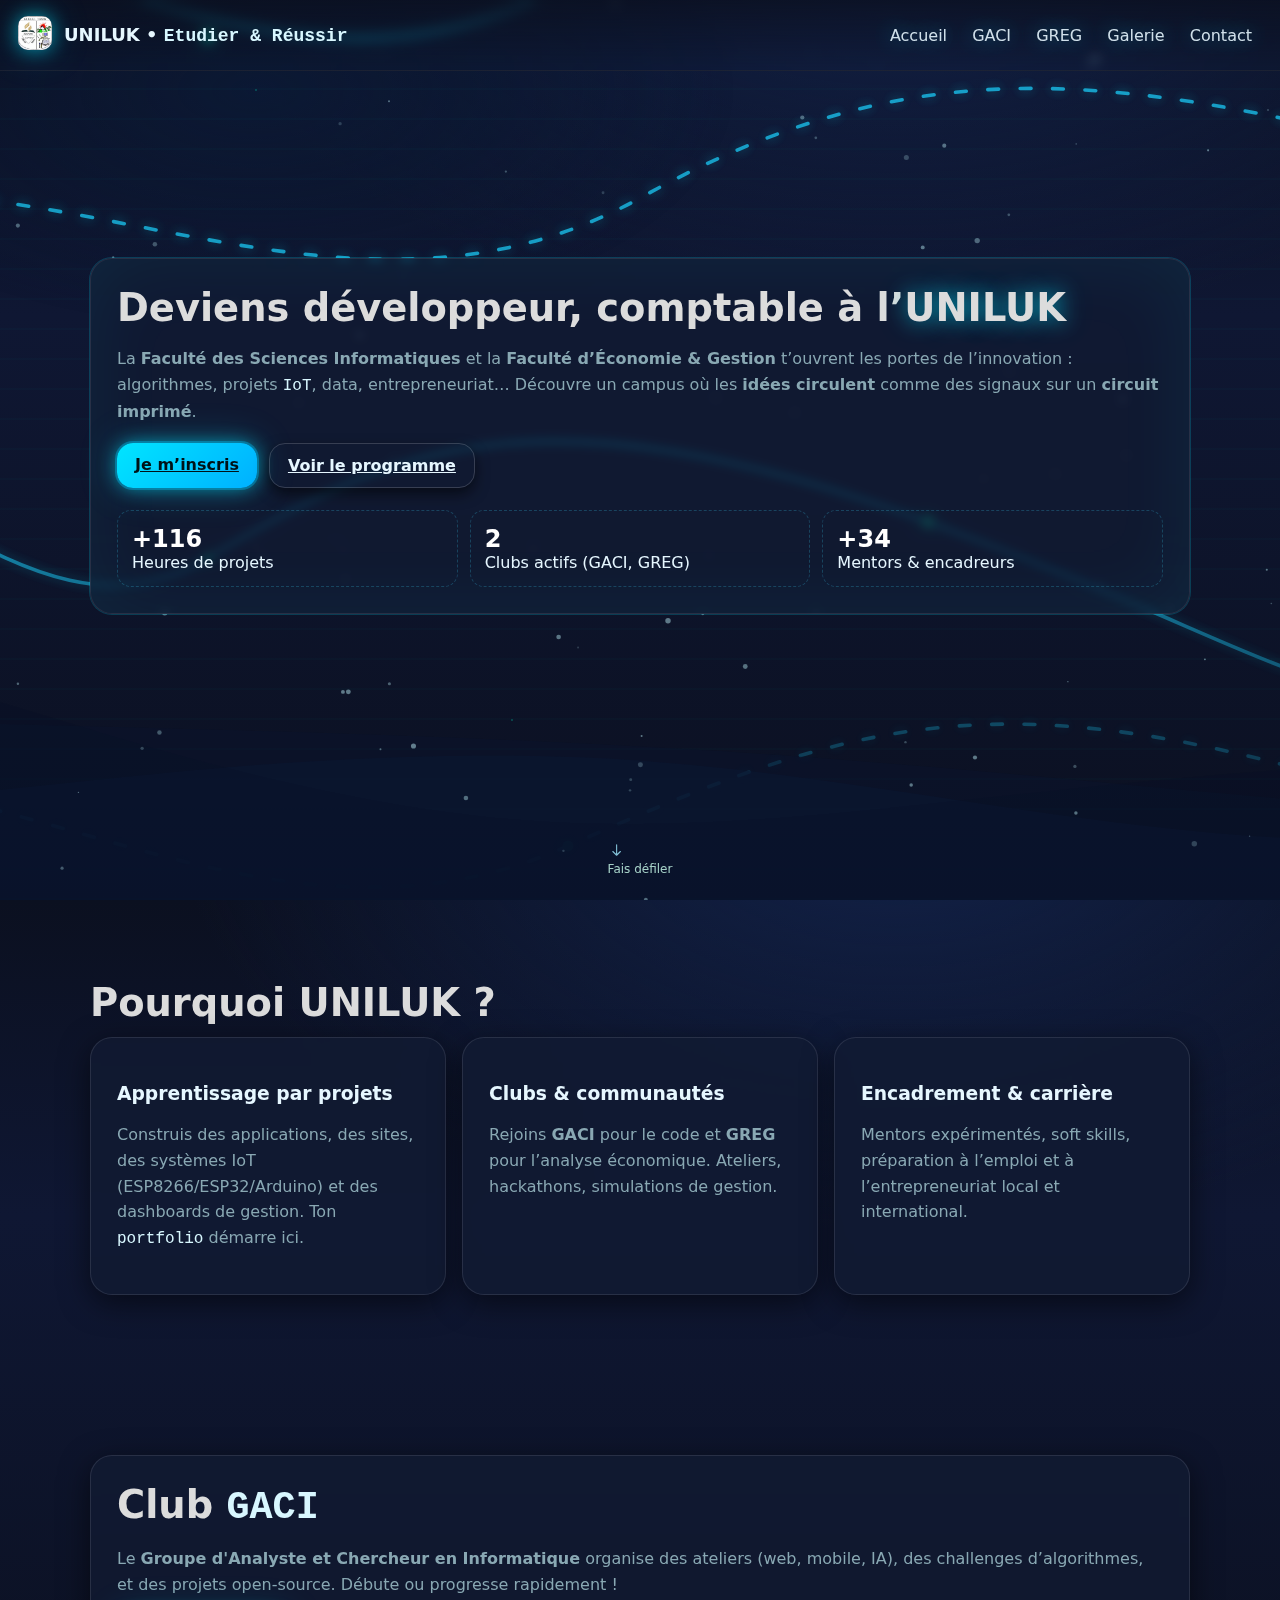
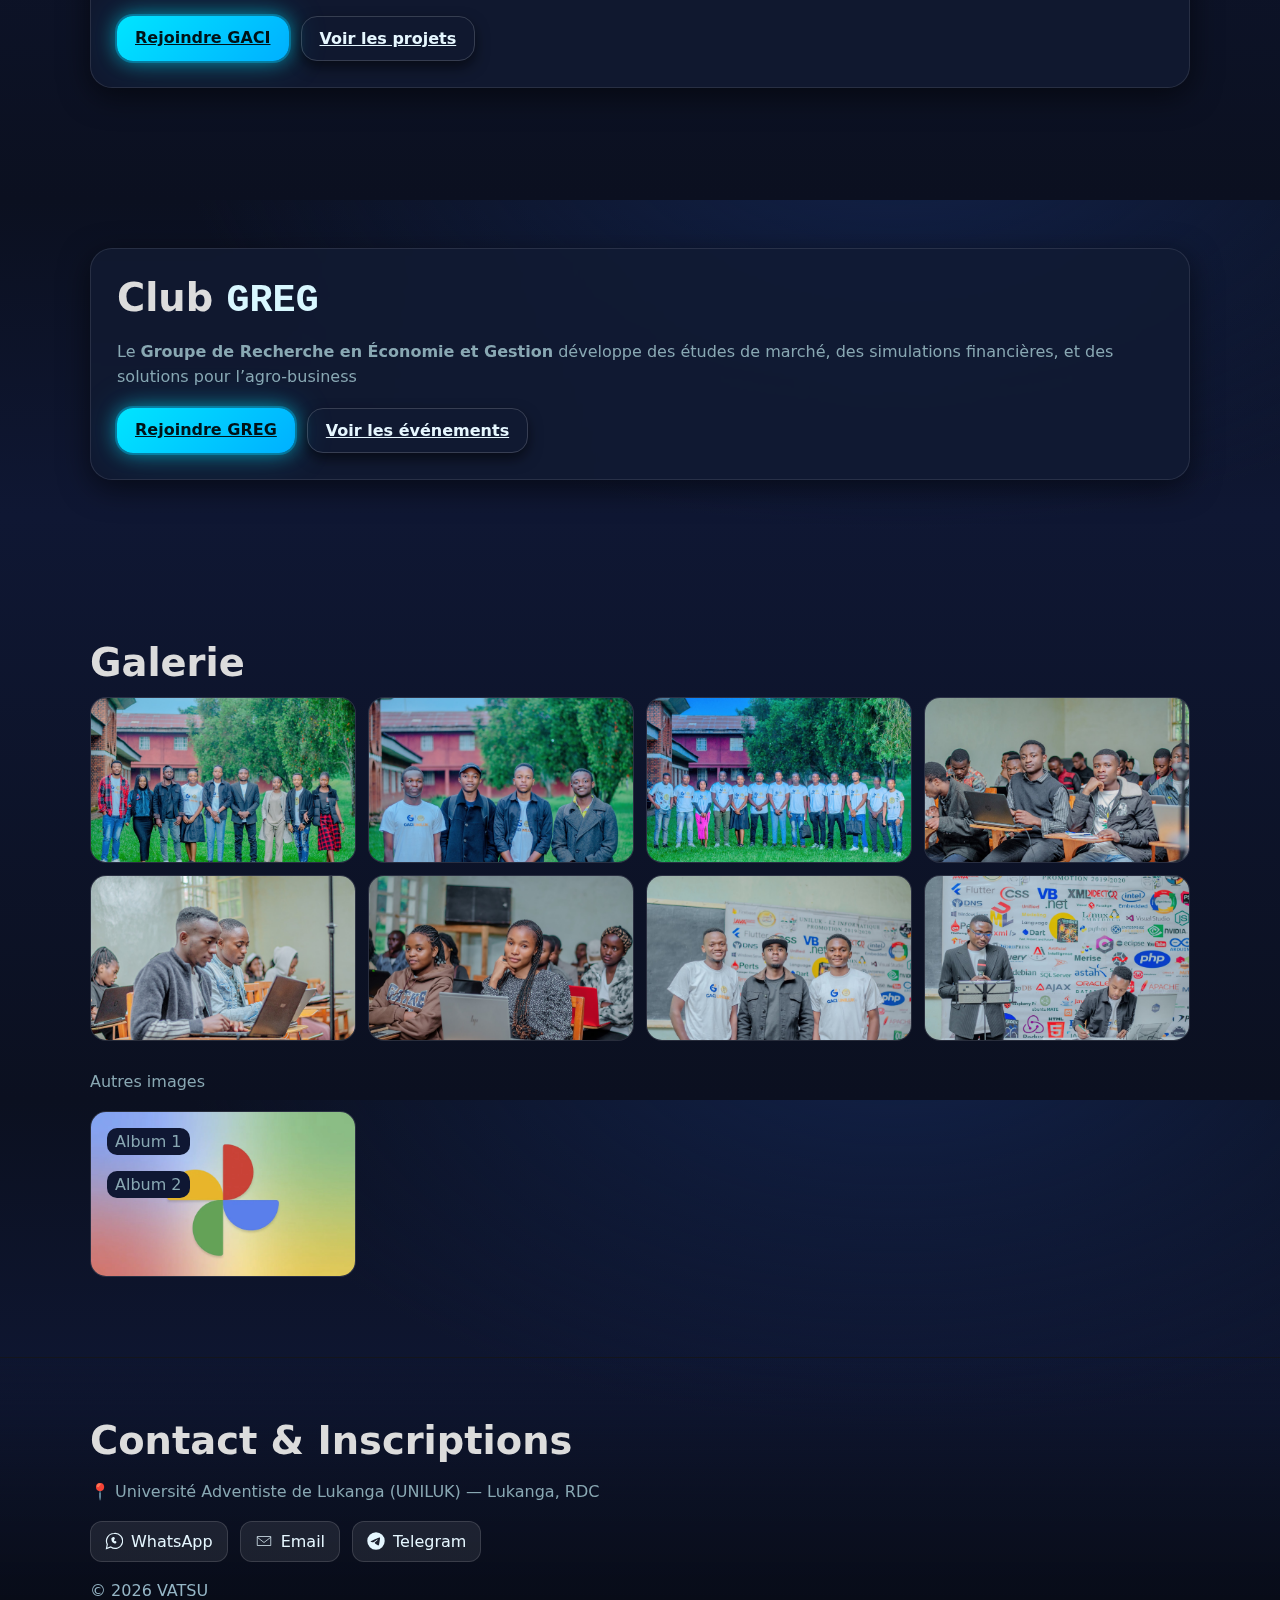
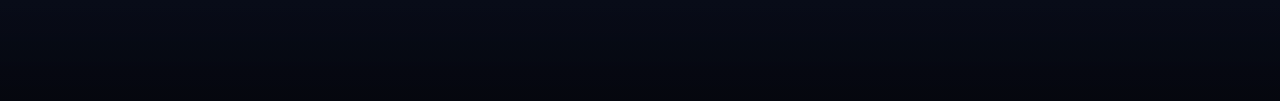
<file: index.html>
<!DOCTYPE html>
<html lang="fr" translate="no">

<head>
    <meta charset="utf-8" />
    <meta name="viewport" content="width=device-width, initial-scale=1" />
    <meta name="theme-color" content="#0b1020">
    <meta name="mobile-web-app-capable" content="yes">
    <meta name="apple-mobile-web-app-status-bar-style" content="black-translucent">
    <script src="source/js/app.js" defer></script>
    <link rel="icon" type="image/svg+xml" href="asset/icon/headerIcone.svg">
    <link rel="stylesheet" href="source/style/style.css" />
    <title>Préinscription UNILUK • VATSU</title>
    <meta name="description"
        content="UNILUK invite les nouveaux étudiants passionnés d'informatique et d'économie de gestion. Animations: vagues, neige, circuit imprimé lumineux, particules." />

</head>
<style id="scroll-style"></style>

<body class="data-rain">

    <!-- ====== PCB BACKGROUND ====== -->
    <div class="pcb" aria-hidden="true">
        <svg viewBox="0 0 1200 800">
            <!-- Traces -->
            <path class="trace dim" d="M40 120 C 240 60, 380 240, 560 140 S 840 40, 1140 120" />
            <path class="trace pulse" d="M60 280 C 240 200, 420 360, 600 260 S 900 200, 1140 260" />
            <path class="trace" d="M100 420 C 180 380, 260 520, 360 460 S 540 360, 760 440 S 980 560, 1120 520" />
            <path class="trace pulse" d="M80 600 C 220 540, 380 700, 560 620 S 820 520, 1100 620" />

            <!-- Nodes -->
            <circle class="node blink" cx="120" cy="120" r="3" />
            <circle class="node" cx="360" cy="170" r="3" />
            <circle class="node blink" cx="560" cy="140" r="4" />
            <circle class="node" cx="920" cy="90" r="3" />
            <circle class="node blink" cx="180" cy="420" r="4" />
            <circle class="node" cx="360" cy="460" r="3" />
            <circle class="node blink" cx="760" cy="440" r="4" />
            <circle class="node" cx="980" cy="560" r="3" />
            <circle class="node blink" cx="220" cy="600" r="4" />
            <circle class="node" cx="560" cy="620" r="3" />
            <circle class="node blink" cx="980" cy="620" r="4" />
        </svg>
    </div>

    <!-- ====== WAVES ====== -->
    <div class="waves" aria-hidden="true">
        <div class="wave">
            <svg viewBox="0 0 1440 320" preserveAspectRatio="none">
                <path fill="#0c1a35" fill-opacity="1"
                    d="M0,160L60,144C120,128,240,96,360,117.3C480,139,600,213,720,229.3C840,245,960,203,1080,170.7C1200,139,1320,117,1380,106.7L1440,96L1440,320L1380,320C1320,320,1200,320,1080,320C960,320,840,320,720,320C600,320,480,320,360,320C240,320,120,320,60,320L0,320Z">
                </path>
            </svg>
        </div>
        <div class="wave">
            <svg viewBox="0 0 1440 320" preserveAspectRatio="none">
                <path fill="#0a1530" fill-opacity="0.9"
                    d="M0,64L80,69.3C160,75,320,85,480,117.3C640,149,800,203,960,208C1120,213,1280,171,1360,149.3L1440,128L1440,320L1360,320C1280,320,1120,320,960,320C800,320,640,320,480,320C320,320,160,320,80,320L0,320Z">
                </path>
            </svg>
        </div>
        <div class="wave">
            <svg viewBox="0 0 1440 320" preserveAspectRatio="none">
                <path fill="#071026" fill-opacity="0.8"
                    d="M0,32L48,69.3C96,107,192,181,288,202.7C384,224,480,192,576,165.3C672,139,768,117,864,112C960,107,1056,117,1152,128C1248,139,1344,149,1392,154.7L1440,160L1440,320L1392,320C1344,320,1248,320,1152,320C1056,320,960,320,864,320C768,320,672,320,576,320C480,320,384,320,288,320C192,320,96,320,48,320L0,320Z">
                </path>
            </svg>
        </div>
    </div>

    <!-- ====== SNOW ====== -->
    <canvas class="snow" id="snow"></canvas>

    <!-- ====== HEADER ====== -->
    <header>
        <div class="brand">
            <div class="logo" aria-hidden="true"> <img src="/asset/img/LOGO.jpg" width="30px" height="30px" alt="">
            </div>
            <h1>UNILUK • <span class="mono">Etudier & Réussir</span></h1>
        </div>
        <nav>
            <a class="sparkle" href="#accueil">Accueil</a>
            <a class="sparkle" href="#gaci">GACI</a>
            <a class="sparkle" href="#greg">GREG</a>
            <a class="sparkle" href="#galerie">Galerie</a>
            <a class="sparkle" href="#contact">Contact</a>
        </nav>
    </header>

    <!-- ====== HERO ====== -->
    <section id="accueil" class="hero">
        <div class="hero-inner">
            <div class="card glow">
                <h2>
                    Deviens développeur, comptable à l’<span class="sparkle">UNILUK</span>
                </h2>
                <p>
                    La <b>Faculté des Sciences Informatiques</b> et la <b>Faculté d’Économie & Gestion</b> t’ouvrent les
                    portes de l’innovation :
                    algorithmes, projets <span class="mono">IoT</span>, data, entrepreneuriat…
                    Découvre un campus où les <b>idées circulent</b> comme des signaux sur un <b>circuit imprimé</b>.
                </p>
                <div class="cta">
                    <a class="btn primary" href="#contact">Je m’inscris</a>
                    <a class="btn ghost" href="#programme">Voir le programme</a>
                </div>
                <div class="stats">
                    <div class="stat"><b id="stat-1">0</b><span>Heures de projets</span></div>
                    <div class="stat"><b id="stat-2">0</b><span>Clubs actifs (GACI, GREG)</span></div>
                    <div class="stat"><b id="stat-3">0</b><span>Mentors & encadreurs</span></div>
                </div>
            </div>
        </div>
        <div class="scrollcue" aria-hidden="true">
            <svg viewBox="0 0 24 24" fill="none">
                <path d="M12 5v14M12 19l-5-5M12 19l5-5" stroke="#9feaff" stroke-width="1.5" stroke-linecap="round" />
            </svg>
            <div>Fais défiler</div>
        </div>
    </section>

    <!-- ====== PROGRAMME ====== -->
    <section id="programme">
        <div class="wrap">
            <h2>Pourquoi UNILUK ?</h2>
            <div class="grid">
                <div class="card">
                    <h3>Apprentissage par projets</h3>
                    <p>Construis des applications, des sites, des systèmes IoT (ESP8266/ESP32/Arduino) et des dashboards
                        de gestion. Ton <span class="mono">portfolio</span> démarre ici.</p>
                </div>
                <div class="card">
                    <h3>Clubs & communautés</h3>
                    <p>Rejoins <b>GACI</b> pour le code et <b>GREG</b> pour l’analyse économique. Ateliers, hackathons,
                        simulations de gestion.</p>
                </div>
                <div class="card">
                    <h3>Encadrement & carrière</h3>
                    <p>Mentors expérimentés, soft skills, préparation à l’emploi et à l’entrepreneuriat local et
                        international.</p>
                </div>
            </div>
        </div>
    </section>

    <!-- ====== CLUBS ====== -->
    <section id="gaci">
        <div class="wrap">
            <div class="card club">
                <h2>Club <span class="mono">GACI</span></h2>
                <p>Le <b>Groupe d'Analyste et Chercheur en Informatique</b> organise des ateliers (web, mobile, IA), des
                    challenges d’algorithmes, et des projets open-source. Débute ou progresse rapidement !</p>
                <div class="cta">
                    <a class="btn primary" href="#contact">Rejoindre GACI</a>
                    <a class="btn ghost" href="#galerie">Voir les projets</a>
                </div>
            </div>
        </div>
    </section>

    <section id="greg">
        <div class="wrap">
            <div class="card club">
                <h2>Club <span class="mono">GREG</span></h2>
                <p>Le <b>Groupe de Recherche en Économie et Gestion</b> développe des études de marché, des simulations
                    financières, et des solutions pour l’agro-business</p>
                <div class="cta">
                    <a class="btn primary" href="#contact">Rejoindre GREG</a>
                    <a class="btn ghost" href="#galerie">Voir les événements</a>
                </div>
            </div>
        </div>
    </section>

    <!-- ====== GALERIE ====== -->
    <section id="galerie">
        <div class="wrap">
            <h2>Galerie</h2>
            <div class="gallery">
                <div class="ph" title="Remplacez par vos images (campus)"><img src="/asset/img/DSC_0277.jpg"
                        width="100%" alt=""></div>
                <div class="ph" title="Remplacez par vos images (laboratoire)"><img src="/asset/img/DSC_0306.jpg"
                        width="100%" alt=""></div>
                <div class="ph" title="Remplacez par vos images (événements)"><img src="/asset/img/DSC_0320.jpg"
                        width="100%" alt=""></div>
                <div class="ph" title="Remplacez par vos images (étudiants)"><img src="/asset/img/DSC_0443.jpg"
                        width="100%" alt=""></div>
                <div class="ph"><img src="/asset/img/DSC_0453.jpg" width="100%" alt=""></div>
                <div class="ph"><img src="/asset/img/gentine.jpg" width="100%" alt=""></div>
                <div class="ph"><img src="/asset/img/jp.jpg" width="100%" alt=""></div>
                <div class="ph"><img src="/asset/img/vs president.jpg" width="100%" alt=""></div>
                <div>
                    <p style="text-wrap: none;">Autres images</p>
                    <div class="ph google" id="google"><img src="/asset/img/google.jpg" width="100%" alt="">
                        <div>
                            <a href="https://photos.app.goo.gl/hLwavBSSdJNS4Jgi7" title="
GACI : De l'idée au produit digital – Journée de formation scientifique" target="_blank" rel="noopener">Album 1</a>
                            <a href="https://photos.app.goo.gl/MBu1FFDiAhoquwmy6" title="SORTIE FSI À KYONDO" target="_blank" rel="noopener">Album 2</a>
                        </div>
                    </div>
                </div>
            </div>
        </div>
    </section>

    <!-- ====== CONTACT ====== -->
    <footer id="contact">
        <div class="wrap">
            <h2>Contact & Inscriptions</h2>
            <p>📍 Université Adventiste de Lukanga (UNILUK) — Lukanga, RDC</p>
            <div class="social" style="margin-top:12px">
                <a href="https://api.whatsapp.com/send?phone=+243995716294&text=Bonjour je voudrais m'inscrire a l'uniluk. comment faire ? "
                    target="_blank" rel="noopener">
                    <svg viewBox="0 0 24 24" fill="none">
                        <path d="M12 2a10 10 0 00-8.94 14.5L2 22l5.7-1.98A10 10 0 1012 2z" stroke="currentColor"
                            stroke-width="1.6" />
                        <path
                            d="M8.5 9.5c.2 3.3 2.2 5.1 5 6l1.1-.7c.3-.2.7-.6.6-1l-.3-1.2a.8.8 0 00-.9-.6l-1 .2c-.3 0-.6-.2-.7-.5l-.4-.9c-.1-.2 0-.5.2-.6l.7-.7c.3-.3.4-.8.2-1.2l-.6-1.2c-.2-.4-.7-.6-1.1-.5-1.1.3-2.4 1.2-2.8 2.1z"
                            fill="currentColor" />
                    </svg>
                    WhatsApp</a>
                <!-- <a href="#" target="_blank" rel="noopener">
                    <svg viewBox="0 0 24 24" fill="none">
                        <path d="M14 9h3V6h-3c-1.7 0-3 1.3-3 3v2H8v3h3v7h3v-7h3l1-3h-4V9c0-.6.4-1 1-1z"
                            fill="currentColor" />
                    </svg>
                    Facebook</a> -->
                <a
                    href="mailto:vatsumalambo@gmail.com?subject=Pre inscription&body=Bonjour%2C%20je%20souhaite%20etudier%20a%20l'uniluk.">
                    <svg viewBox="0 0 24 24" fill="none">
                        <path d="M3 6h18v12H3z" stroke="currentColor" />
                        <path d="M3 7l9 7 9-7" stroke="currentColor" />
                    </svg>
                    Email</a>
                <a href="tel:+243995716294" target="_blank" rel="noopener">
                    <svg xmlns="http://www.w3.org/2000/svg"
                        viewBox="0 0 512 512"><!--!Font Awesome Free v7.0.1 by @fontawesome - https://fontawesome.com License - https://fontawesome.com/license/free Copyright 2025 Fonticons, Inc.-->
                        <path
                            d="M256 8a248 248 0 1 0 0 496 248 248 0 1 0 0-496zM371 176.7c-3.7 39.2-19.9 134.4-28.1 178.3-3.5 18.6-10.3 24.8-16.9 25.4-14.4 1.3-25.3-9.5-39.3-18.7-21.8-14.3-34.2-23.2-55.3-37.2-24.5-16.1-8.6-25 5.3-39.5 3.7-3.8 67.1-61.5 68.3-66.7 .2-.7 .3-3.1-1.2-4.4s-3.6-.8-5.1-.5c-2.2 .5-37.1 23.5-104.6 69.1-9.9 6.8-18.9 10.1-26.9 9.9-8.9-.2-25.9-5-38.6-9.1-15.5-5-27.9-7.7-26.8-16.3 .6-4.5 6.7-9 18.4-13.7 72.3-31.5 120.5-52.3 144.6-62.3 68.9-28.6 83.2-33.6 92.5-33.8 2.1 0 6.6 .5 9.6 2.9 2 1.7 3.2 4.1 3.5 6.7 .5 3.2 .6 6.5 .4 9.8z"
                            fill="currentColor" />
                    </svg>
                    Telegram
                </a>
                <!-- <a href="#" target="_blank" rel="noopener">
                    <svg viewBox="0 0 24 24" fill="none">
                        <rect x="3" y="3" width="18" height="18" rx="5" stroke="currentColor" />
                        <circle cx="12" cy="12" r="4" stroke="currentColor" />
                        <circle cx="17" cy="7" r="1.2" fill="currentColor" />
                    </svg>
                    Instagram</a> -->
            </div>
            <p style="margin-top:16px;color:#95b6c6">© <span id="year"></span> VATSU</p>
        </div>
    </footer>

    <!-- ====== ECO MODE TOGGLE ====== -->
    <div class="tune" style="display: none;">
        <input id="eco" type="checkbox" />
        <label for="eco">Mode Éco (réduire les animations)</label>
    </div>

</body>

</html>
</file>
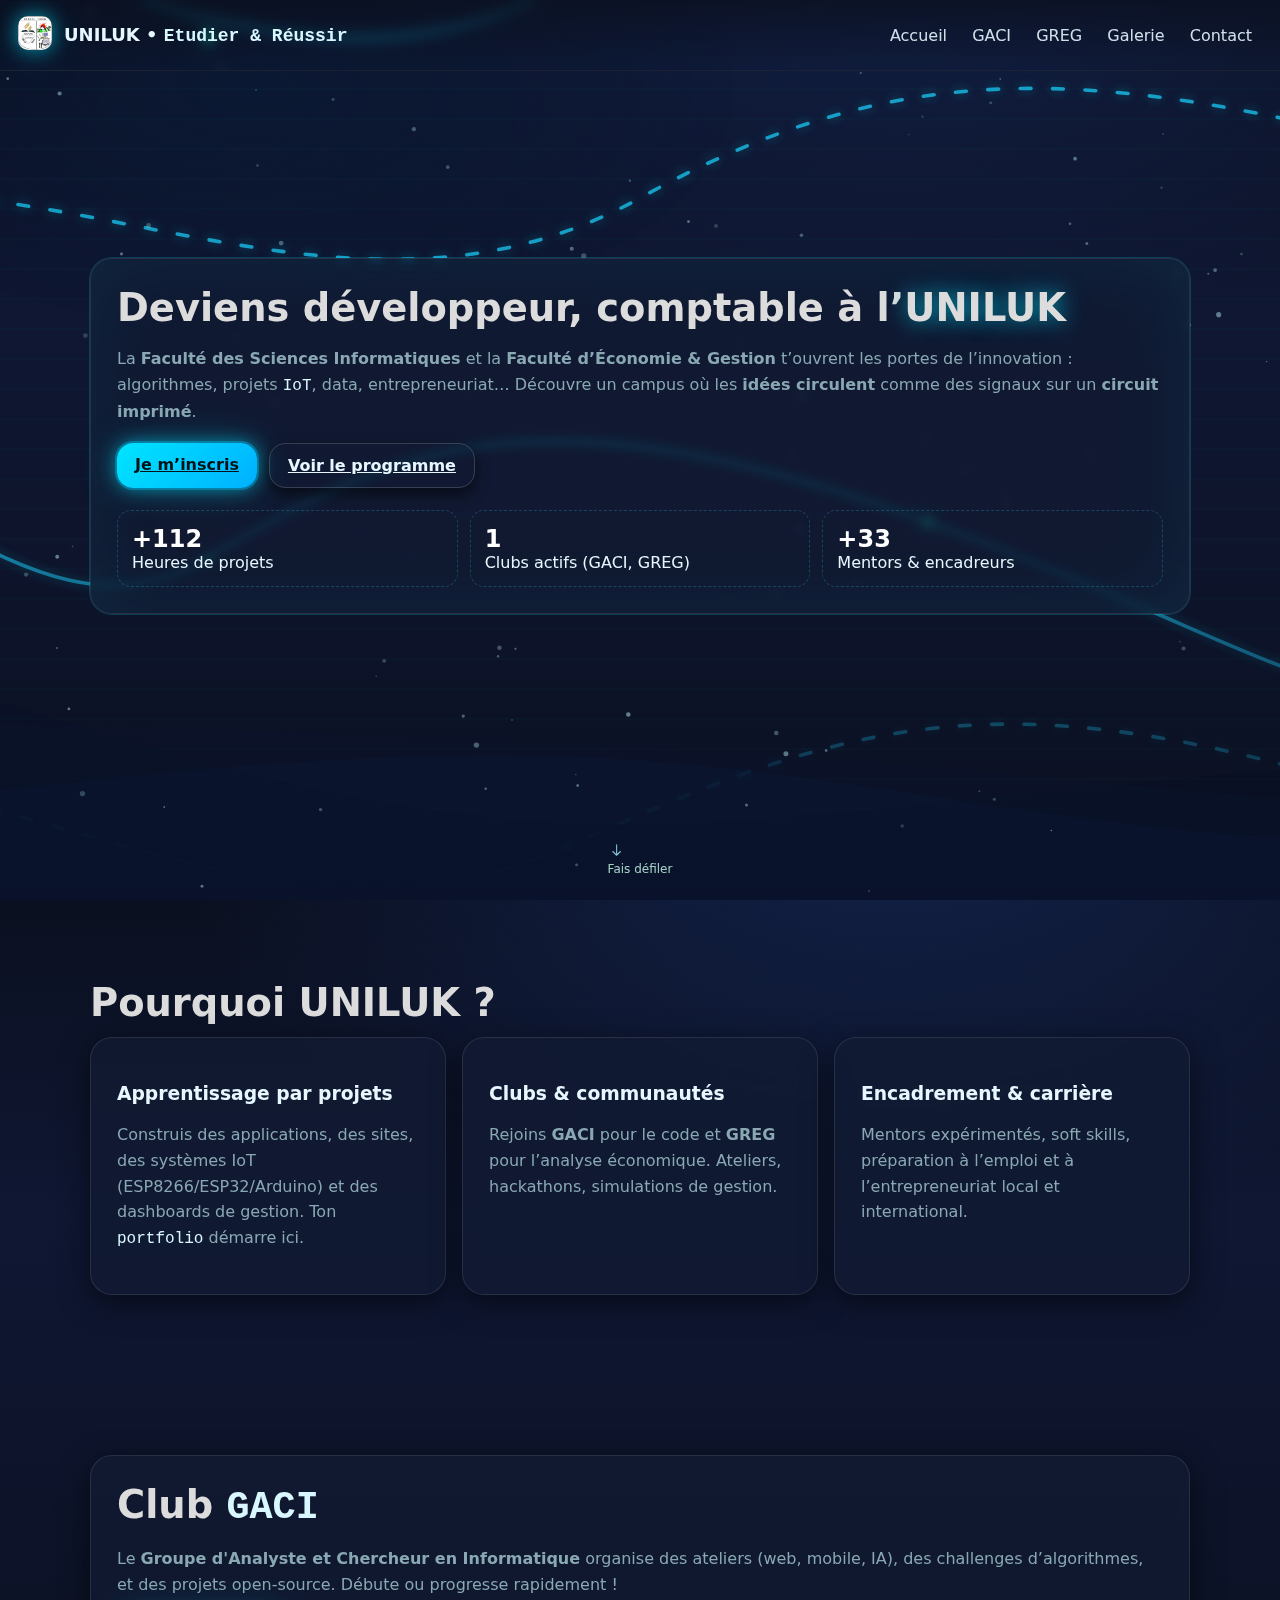
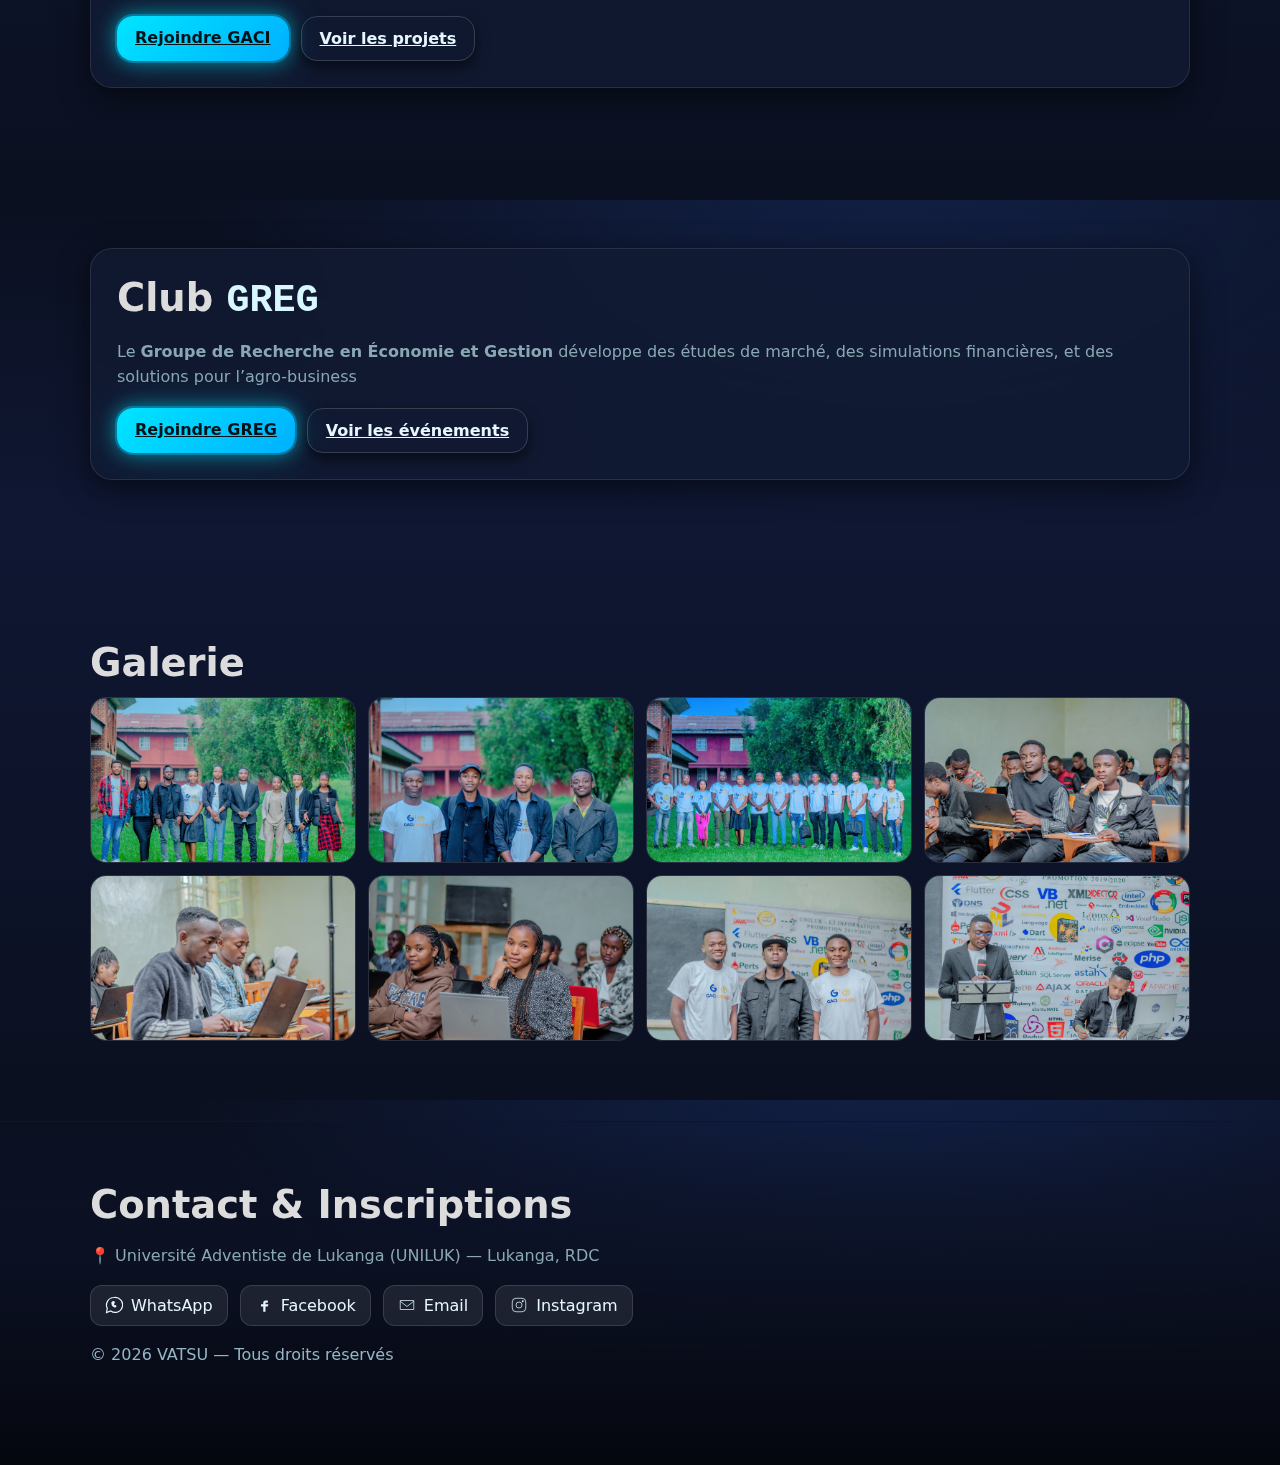
<file: source/html/index.html>
<!DOCTYPE html>
<html lang="fr">

<head>
    <meta charset="utf-8" />
    <meta name="viewport" content="width=device-width, initial-scale=1" />
    <script src="../js/app.js" defer></script>
    <link rel="stylesheet" href="../style/style.css" />
    <title>Pre-inscription UNILUK • VATSU</title>
    <meta name="description"
        content="UNILUK invite les nouveaux étudiants passionnés d'informatique et d'économie de gestion. Animations: vagues, neige, circuit imprimé lumineux, particules." />

</head>

<body class="data-rain">

    <!-- ====== PCB BACKGROUND ====== -->
    <div class="pcb" aria-hidden="true">
        <svg viewBox="0 0 1200 800">
            <!-- Traces -->
            <path class="trace dim" d="M40 120 C 240 60, 380 240, 560 140 S 840 40, 1140 120" />
            <path class="trace pulse" d="M60 280 C 240 200, 420 360, 600 260 S 900 200, 1140 260" />
            <path class="trace" d="M100 420 C 180 380, 260 520, 360 460 S 540 360, 760 440 S 980 560, 1120 520" />
            <path class="trace pulse" d="M80 600 C 220 540, 380 700, 560 620 S 820 520, 1100 620" />

            <!-- Nodes -->
            <circle class="node blink" cx="120" cy="120" r="3" />
            <circle class="node" cx="360" cy="170" r="3" />
            <circle class="node blink" cx="560" cy="140" r="4" />
            <circle class="node" cx="920" cy="90" r="3" />
            <circle class="node blink" cx="180" cy="420" r="4" />
            <circle class="node" cx="360" cy="460" r="3" />
            <circle class="node blink" cx="760" cy="440" r="4" />
            <circle class="node" cx="980" cy="560" r="3" />
            <circle class="node blink" cx="220" cy="600" r="4" />
            <circle class="node" cx="560" cy="620" r="3" />
            <circle class="node blink" cx="980" cy="620" r="4" />
        </svg>
    </div>

    <!-- ====== WAVES ====== -->
    <div class="waves" aria-hidden="true">
        <div class="wave">
            <svg viewBox="0 0 1440 320" preserveAspectRatio="none">
                <path fill="#0c1a35" fill-opacity="1"
                    d="M0,160L60,144C120,128,240,96,360,117.3C480,139,600,213,720,229.3C840,245,960,203,1080,170.7C1200,139,1320,117,1380,106.7L1440,96L1440,320L1380,320C1320,320,1200,320,1080,320C960,320,840,320,720,320C600,320,480,320,360,320C240,320,120,320,60,320L0,320Z">
                </path>
            </svg>
        </div>
        <div class="wave">
            <svg viewBox="0 0 1440 320" preserveAspectRatio="none">
                <path fill="#0a1530" fill-opacity="0.9"
                    d="M0,64L80,69.3C160,75,320,85,480,117.3C640,149,800,203,960,208C1120,213,1280,171,1360,149.3L1440,128L1440,320L1360,320C1280,320,1120,320,960,320C800,320,640,320,480,320C320,320,160,320,80,320L0,320Z">
                </path>
            </svg>
        </div>
        <div class="wave">
            <svg viewBox="0 0 1440 320" preserveAspectRatio="none">
                <path fill="#071026" fill-opacity="0.8"
                    d="M0,32L48,69.3C96,107,192,181,288,202.7C384,224,480,192,576,165.3C672,139,768,117,864,112C960,107,1056,117,1152,128C1248,139,1344,149,1392,154.7L1440,160L1440,320L1392,320C1344,320,1248,320,1152,320C1056,320,960,320,864,320C768,320,672,320,576,320C480,320,384,320,288,320C192,320,96,320,48,320L0,320Z">
                </path>
            </svg>
        </div>
    </div>

    <!-- ====== SNOW ====== -->
    <canvas class="snow" id="snow"></canvas>

    <!-- ====== HEADER ====== -->
    <header>
        <div class="brand">
            <div class="logo" aria-hidden="true"> <img src="/asset/img/LOGO.jpg" width="30px" height="30px" alt=""></div>
            <h1>UNILUK • <span class="mono">Etudier & Réussir</span></h1>
        </div>
        <nav>
            <a href="#accueil">Accueil</a>
            <a href="#gaci">GACI</a>
            <a href="#greg">GREG</a>
            <a href="#galerie">Galerie</a>
            <a href="#contact">Contact</a>
        </nav>
    </header>

    <!-- ====== HERO ====== -->
    <section id="accueil" class="hero">
        <div class="hero-inner">
            <div class="card glow">
                <h2>
                    Deviens développeur, comptable à l’<span class="sparkle">UNILUK</span>
                </h2>
                <p>
                    La <b>Faculté des Sciences Informatiques</b> et la <b>Faculté d’Économie & Gestion</b> t’ouvrent les
                    portes de l’innovation :
                    algorithmes, projets <span class="mono">IoT</span>, data, entrepreneuriat…
                    Découvre un campus où les <b>idées circulent</b> comme des signaux sur un <b>circuit imprimé</b>.
                </p>
                <div class="cta">
                    <a class="btn primary" href="#contact">Je m’inscris</a>
                    <a class="btn ghost" href="#programme">Voir le programme</a>
                </div>
                <div class="stats">
                    <div class="stat"><b id="stat-1">0</b><span>Heures de projets</span></div>
                    <div class="stat"><b id="stat-2">0</b><span>Clubs actifs (GACI, GREG)</span></div>
                    <div class="stat"><b id="stat-3">0</b><span>Mentors & encadreurs</span></div>
                </div>
            </div>
        </div>
        <div class="scrollcue" aria-hidden="true">
            <svg viewBox="0 0 24 24" fill="none">
                <path d="M12 5v14M12 19l-5-5M12 19l5-5" stroke="#9feaff" stroke-width="1.5" stroke-linecap="round" />
            </svg>
            <div>Fais défiler</div>
        </div>
    </section>

    <!-- ====== PROGRAMME ====== -->
    <section id="programme">
        <div class="wrap">
            <h2>Pourquoi UNILUK ?</h2>
            <div class="grid">
                <div class="card">
                    <h3>Apprentissage par projets</h3>
                    <p>Construis des applications, des sites, des systèmes IoT (ESP8266/ESP32/Arduino) et des dashboards
                        de gestion. Ton <span class="mono">portfolio</span> démarre ici.</p>
                </div>
                <div class="card">
                    <h3>Clubs & communautés</h3>
                    <p>Rejoins <b>GACI</b> pour le code et <b>GREG</b> pour l’analyse économique. Ateliers, hackathons,
                        simulations de gestion.</p>
                </div>
                <div class="card">
                    <h3>Encadrement & carrière</h3>
                    <p>Mentors expérimentés, soft skills, préparation à l’emploi et à l’entrepreneuriat local et
                        international.</p>
                </div>
            </div>
        </div>
    </section>

    <!-- ====== CLUBS ====== -->
    <section id="gaci">
        <div class="wrap">
            <div class="card club">
                <h2>Club <span class="mono">GACI</span></h2>
                <p>Le <b>Groupe d'Analyste et Chercheur en Informatique</b> organise des ateliers (web, mobile, IA), des
                    challenges d’algorithmes, et des projets open-source. Débute ou progresse rapidement !</p>
                <div class="cta">
                    <a class="btn primary" href="#contact">Rejoindre GACI</a>
                    <a class="btn ghost" href="#galerie">Voir les projets</a>
                </div>
            </div>
        </div>
    </section>

    <section id="greg">
        <div class="wrap">
            <div class="card club">
                <h2>Club <span class="mono">GREG</span></h2>
                <p>Le <b>Groupe de Recherche en Économie et Gestion</b> développe des études de marché, des simulations
                    financières, et des solutions pour l’agro-business</p>
                <div class="cta">
                    <a class="btn primary" href="#contact">Rejoindre GREG</a>
                    <a class="btn ghost" href="#galerie">Voir les événements</a>
                </div>
            </div>
        </div>
    </section>

    <!-- ====== GALERIE ====== -->
    <section id="galerie">
        <div class="wrap">
            <h2>Galerie</h2>
            <div class="gallery">
                <div class="ph" title="Remplacez par vos images (campus)"><img src="/asset/img/DSC_0277.jpg" width="100%" alt=""></div>
                <div class="ph" title="Remplacez par vos images (laboratoire)"><img src="/asset/img/DSC_0306.jpg" width="100%" alt=""></div>
                <div class="ph" title="Remplacez par vos images (événements)"><img src="/asset/img/DSC_0320.jpg" width="100%" alt=""></div>
                <div class="ph" title="Remplacez par vos images (étudiants)"><img src="/asset/img/DSC_0443.jpg" width="100%" alt=""></div>
                <div class="ph"><img src="/asset/img/DSC_0453.jpg" width="100%" alt=""></div>
                <div class="ph"><img src="/asset/img/gentine.jpg" width="100%" alt=""></div>
                <div class="ph"><img src="/asset/img/jp.jpg" width="100%" alt=""></div>
                <div class="ph"><img src="/asset/img/vs president.jpg" width="100%" alt=""></div>
            </div>
        </div>
    </section>

    <!-- ====== CONTACT ====== -->
    <footer id="contact">
        <div class="wrap">
            <h2>Contact & Inscriptions</h2>
            <p>📍 Université Adventiste de Lukanga (UNILUK) — Lukanga, RDC</p>
            <div class="social" style="margin-top:12px">
                <a href="https://wa.me/+243995716294" target="_blank" rel="noopener">
                    <svg viewBox="0 0 24 24" fill="none">
                        <path d="M12 2a10 10 0 00-8.94 14.5L2 22l5.7-1.98A10 10 0 1012 2z" stroke="currentColor"
                            stroke-width="1.6" />
                        <path
                            d="M8.5 9.5c.2 3.3 2.2 5.1 5 6l1.1-.7c.3-.2.7-.6.6-1l-.3-1.2a.8.8 0 00-.9-.6l-1 .2c-.3 0-.6-.2-.7-.5l-.4-.9c-.1-.2 0-.5.2-.6l.7-.7c.3-.3.4-.8.2-1.2l-.6-1.2c-.2-.4-.7-.6-1.1-.5-1.1.3-2.4 1.2-2.8 2.1z"
                            fill="currentColor" />
                    </svg>
                    WhatsApp</a>
                <a href="#" target="_blank" rel="noopener">
                    <svg viewBox="0 0 24 24" fill="none">
                        <path d="M14 9h3V6h-3c-1.7 0-3 1.3-3 3v2H8v3h3v7h3v-7h3l1-3h-4V9c0-.6.4-1 1-1z"
                            fill="currentColor" />
                    </svg>
                    Facebook</a>
                <a href="mailto:vatsumalambo@gmail.com">
                    <svg viewBox="0 0 24 24" fill="none">
                        <path d="M3 6h18v12H3z" stroke="currentColor" />
                        <path d="M3 7l9 7 9-7" stroke="currentColor" />
                    </svg>
                    Email</a>
                <a href="#" target="_blank" rel="noopener">
                    <svg viewBox="0 0 24 24" fill="none">
                        <rect x="3" y="3" width="18" height="18" rx="5" stroke="currentColor" />
                        <circle cx="12" cy="12" r="4" stroke="currentColor" />
                        <circle cx="17" cy="7" r="1.2" fill="currentColor" />
                    </svg>
                    Instagram</a>
            </div>
            <p style="margin-top:16px;color:#95b6c6">© <span id="year"></span> VATSU — Tous droits réservés</p>
        </div>
    </footer>

    <!-- ====== ECO MODE TOGGLE ====== -->
    <div class="tune" style="display: none;">
        <input id="eco" type="checkbox" />
        <label for="eco">Mode Éco (réduire les animations)</label>
    </div>

</body>

</html>
</file>
<file: source/style/style.css>
:root {
    --bg: #0b1020;
    /* fond nuit */
    --bg2: #0f1733;
    /* fond dégradé */
    --pri: #00e5ff;
    /* cyan néon */
    --acc: #00ffa8;
    /* vert néon */
    --hot: #ff3e7f;
    /* rose */
    --ink: #e6f7ff;
    /* texte clair */
    --mut: #89a8b3;
    /* texte secondaire */
    --card: #111a31cc;
    /* cartes translucides */
    --glass: rgba(255, 255, 255, .08);
    --glow: 0 0 18px rgba(0, 229, 255, .55), 0 0 38px rgba(0, 229, 255, .25);
}

* {
    box-sizing: border-box;
    scroll-behavior: smooth;
    scrollbar-color: var(--pri) #0b1020;
}

html,
body {
    height: 100%
}

body {
    margin: 0;
    font-family: system-ui, -apple-system, Segoe UI, Roboto, Ubuntu, Cantarell, Inter, Arial, sans-serif;
    color: var(--ink);
    background: radial-gradient(1200px 700px at 70% -10%, #12224a 0%, transparent 60%), linear-gradient(180deg, var(--bg), var(--bg2) 35%, var(--bg) 100%);
    overflow-x: hidden;
}

/* ====== LAYOUT ====== */
header {
    position: fixed;
    inset: 0 0 auto 0;
    /* height: 64px; */
    display: flex;
    align-items: center;
    justify-content: space-between;
    padding: 1rem 18px;
    background: linear-gradient(#0b1020cc, #0b102000);
    border-bottom: 1px solid #ffffff12;
    z-index: 50;
    backdrop-filter: blur(6px);
}

header nav a {
    transition: .1s;
}

header nav a:hover {
    text-shadow: 0 0 1rem var(--pri);
    color: var(--pri);
    transition: .1s;
}

@media screen and (max-width : 700px) {
    header {
        display: flex;
        flex-direction: column;
    }

    header nav {
        margin-top: 8px;
        margin-bottom: 8px;
        font-size: .8rem;
        display: flex;
        text-shadow: 1rem 0 1rem var(--pri);
    }
}

p,
h2 {
    color: #dcdcdc;
}

.brand {
    display: flex;
    gap: 12px;
    align-items: center
}

.brand .logo>img {
    width: 34px;
    height: 34px;
    border-radius: 10px;
    /* background-image: url('/asset/img/LOGO.jpg'); */
    /* background: conic-gradient(from 180deg, var(--pri), var(--acc), var(--hot), var(--pri)); */
    box-shadow: var(--glow)
}

.brand h1 {
    font-size: 18px;
    margin: 0
}

nav a {
    color: var(--ink);
    text-decoration: none;
    margin: 0 10px;
    opacity: .9
}

nav a:hover {
    color: white;
    text-shadow: 0 0 10px #fff3
}

section.hero {
    height: 100vh;
}

.hero {
    position: relative;
    /* min-height: 100svh; */
    display: grid;
    place-items: center;
    padding: 92px 18px 120px
}

.hero-inner {
    max-width: 1100px;
    width: 100%;
    display: grid;
    /* grid-template-columns: 1.2fr .8fr; */
    gap: 28px
}

@media (max-width:900px) {
    .hero-inner {
        grid-template-columns: 1fr
    }
}

.card {
    background: var(--card);
    border: 1px solid #ffffff1a;
    border-radius: 22px;
    padding: 26px;
    box-shadow: 0 8px 30px #0008;
    backdrop-filter: saturate(1.2) blur(4px)
}

h2 {
    font-size: clamp(28px, 3vw, 44px);
    margin: 0 0 12px
}

p {
    color: var(--mut);
    line-height: 1.6
}

.cta {
    display: flex;
    gap: 12px;
    flex-wrap: wrap;
    margin-top: 18px
}

.btn {
    appearance: none;
    border: none;
    border-radius: 16px;
    padding: 12px 18px;
    font-weight: 700;
    cursor: pointer;
    transition: .25s transform, .25s box-shadow;
    box-shadow: 0 6px 14px #0008
}

.btn.primary {
    background: linear-gradient(135deg, var(--pri), #00b0ff);
    color: #001217;
    box-shadow: 0 0 0 2px #00c7ff55, var(--glow)
}

.btn.ghost {
    background: transparent;
    color: var(--ink);
    border: 1px solid #ffffff2a
}

.btn:hover {
    transform: translateY(-2px)
}

.stats {
    display: grid;
    grid-template-columns: repeat(3, 1fr);
    gap: 12px;
    margin-top: 22px
}

@media screen and (max-width: 450px) {
    .stats {
        display: flex;
        flex-direction: column;
        /* grid-template-columns: repeat(3, 1fr); */
        gap: 12px;
    }
}

.stat {
    padding: 14px;
    border: 1px dashed #3dd9ff38;
    border-radius: 14px
}

.stat b {
    display: block;
    font-size: 24px;
    color: white
}

section {
    position: relative;
    padding: 80px 18px
}

.wrap {
    max-width: 1100px;
    margin: auto
}

.grid {
    display: grid;
    grid-template-columns: repeat(3, 1fr);
    gap: 16px
}

@media (max-width:900px) {
    .grid {
        grid-template-columns: 1fr
    }
}

.club {
    position: relative;
    overflow: hidden
}

.club h3 {
    margin: 0 0 6px
}

footer {
    position: relative;
    padding: 60px 18px 90px;
    background: linear-gradient(180deg, transparent, #0b1020cc 40%, #05070e 100%);
    border-top: 1px solid #ffffff0f
}

.social {
    display: flex;
    gap: 12px;
    flex-wrap: wrap
}

.social a {
    display: inline-flex;
    align-items: center;
    gap: 8px;
    padding: 10px 14px;
    border-radius: 12px;
    border: 1px solid #ffffff22;
    text-decoration: none;
    color: var(--ink);
    background: var(--glass)
}

.social svg {
    width: 18px;
    height: 18px
}

.gallery {
    display: grid;
    grid-template-columns: repeat(4, 1fr);
    gap: 12px
}

@media (max-width:900px) {
    .gallery {
        grid-template-columns: repeat(2, 1fr)
    }
}

@media (max-width:400px) {
    .gallery {
        grid-template-columns: repeat(1, 1fr)
    }

    .gallery .ph {
        width: 90%;
    }
}

.gallery .ph {
    aspect-ratio: 16/10;
    border-radius: 16px;
    background: #ffffff0f;
    border: 1px solid #ffffff12;
    position: relative;
    overflow: hidden;
    z-index: 1;
}

.gallery .ph img {
    transition: .2s;
}

.gallery .ph:hover {
    transition: .2s;
    box-shadow: 0 0 .5rem var(--pri);
    z-index: 0;
}

.gallery .ph img:hover {
    transition: .2s;
    transform: scale(1.1);
}
.google div{
    position: absolute; 
    display: flex;
    gap: 1rem;
    z-index: 200000;
    top: 1rem;
    left: 1rem;
    flex-direction: column;
}
.google div a{
    border: .1px solid var(var(--mut));
    font-size: 1rem;
    text-decoration: none;
    color: var(--mut);
    background: var(--bg2);
    padding: 4px 8px;
    border-radius: 10px;
    transition: 1s;
}

.google div a:hover{
    color: var(--pri);
    border: .1px solid var(--pri);
}

/* .google::after {
    content: "Ajouter image";
    position: absolute;
    inset: auto 6px 6px auto;
    font-size: 12px;
    color: #fff9;
    background: #0006;
    padding: 4px 8px;
    border-radius: 10px
}
.google::before {
    content: "Ajouter image";
    position: absolute;
    inset: auto 6px 6px auto;
    font-size: 12px;
    color: #fff9;
    background: #0006;
    padding: 4px 8px;
    border-radius: 10px
} */

/* ====== ANIMATIONS GLOBAL ====== */
/* Scintillement doux sur les titres */
.sparkle {
    text-shadow: 0 0 20px rgba(0, 229, 255, .6), 0 0 40px rgba(0, 229, 255, .2);
    animation: sparkle 5s ease-in-out infinite;
    display: inline-block
}

@keyframes sparkle {

    0%,
    100% {
        filter: drop-shadow(0 0 0 rgba(0, 229, 255, 0))
    }

    50% {
        filter: drop-shadow(0 0 14px rgba(0, 229, 255, .7))
    }
}

/* ====== PCB BACKGROUND (SVG) ====== */
.pcb {
    position: fixed;
    inset: 0;
    z-index: -2;
    opacity: .8;
    pointer-events: none;
    background: radial-gradient(800px 400px at 20% 10%, #0c1b38 0%, transparent 60%);
    mask: linear-gradient(180deg, #000 50%, transparent 100%);
}

.pcb svg {
    width: 1800px;
    height: auto;
    position: absolute;
    left: 50%;
    top: 50%;
    transform: translate(-50%, -50%) scale(1.2);
    opacity: .9
}

.trace {
    fill: none;
    stroke: #1bd3ff;
    stroke-width: 2;
    stroke-linecap: round;
    filter: drop-shadow(0 0 3px #00e5ff88)
}

.trace.dim {
    stroke: #1086a8
}

.pulse {
    stroke-dasharray: 6 12;
    animation: flow 3s linear infinite
}

@keyframes flow {
    to {
        stroke-dashoffset: -200
    }
}

.node {
    fill: #00ffd0;
    filter: drop-shadow(0 0 6px #00ffd0aa)
}

.node.blink {
    animation: blink 1.8s ease-in-out infinite
}

@keyframes blink {
    50% {
        opacity: .2
    }
}

/* ====== WAVES (SVG + parallax) ====== */
.waves {
    position: fixed;
    inset: auto 0 0 0;
    height: 220px;
    z-index: -1;
    pointer-events: none
}

.wave {
    position: absolute;
    inset: auto 0 0 0;
    height: 220px;
    opacity: .6
}

.wave svg {
    width: 200%;
    height: 100%
}

.wave:nth-child(1) {
    animation: drift 14s linear infinite
}

.wave:nth-child(2) {
    animation: drift 22s linear infinite reverse;
    opacity: .45
}

.wave:nth-child(3) {
    animation: drift 38s linear infinite;
    opacity: .3
}

@keyframes drift {
    to {
        transform: translateX(-50%)
    }
}

/* ====== SNOW (Canvas) ====== */
canvas.snow {
    position: fixed;
    inset: 0;
    z-index: -1;
    pointer-events: none;
    mix-blend-mode: screen;
    opacity: .6
}

/* ====== DATA PARTICLES (pseudo elements) ====== */
.data-rain::before,
.data-rain::after {
    content: "";
    position: fixed;
    inset: 0;
    pointer-events: none;
    z-index: -1;
    opacity: .35;
    background: repeating-linear-gradient(to bottom, transparent 0 28px, rgba(0, 255, 200, .06) 28px 30px)
}

.data-rain::after {
    opacity: .2;
    background: radial-gradient(2px 2px at 20% 10%, #00ffd0 50%, transparent 60%), radial-gradient(2px 2px at 70% 30%, #00e5ff 50%, transparent 60%), radial-gradient(2px 2px at 40% 80%, #00ffd0 50%, transparent 60%);
    filter: blur(0.5px)
}

/* ====== ECO TOGGLE ====== */
.tune {
    position: fixed;
    right: 16px;
    bottom: 16px;
    z-index: 60;
    display: flex;
    gap: 8px;
    align-items: center;
    background: #0e1832cc;
    border: 1px solid #ffffff2a;
    padding: 8px 12px;
    border-radius: 14px;
    backdrop-filter: blur(8px)
}

.tune input {
    accent-color: var(--pri)
}

.tune label {
    font-size: 13px;
    color: #cfe8ff
}

/* ====== HIGHLIGHT CODE-LIKE ====== */
.mono {
    font-family: ui-monospace, SFMono-Regular, Menlo, Monaco, Consolas, monospace;
    color: #d8f7ff
}

/* ====== SCROLL CUES ====== */
.scrollcue {
    position: absolute;
    left: 50%;
    bottom: 24px;
    transform: translateX(-50%);
    font-size: 12px;
    color: #cfe;
    opacity: .8
}

.scrollcue svg {
    width: 18px;
    height: 18px;
    animation: bop 1.4s ease-in-out infinite
}

@keyframes bop {
    50% {
        transform: translateY(4px)
    }
}

/* ====== CARDS subtle glow ====== */
.card.glow {
    box-shadow: 0 0 0 1px #00e5ff33, 0 0 80px #00e5ff12 inset
}

::-webkit-scrollbar {
    width: 50px;
    background: var(--bg);
    transition: width .5s;
}

::-webkit-scrollbar-thumb {
    background: var(--accent);
    border-radius: 9px;
}

::-webkit-scrollbar:hover {
    width: 12px;
}
</file>
